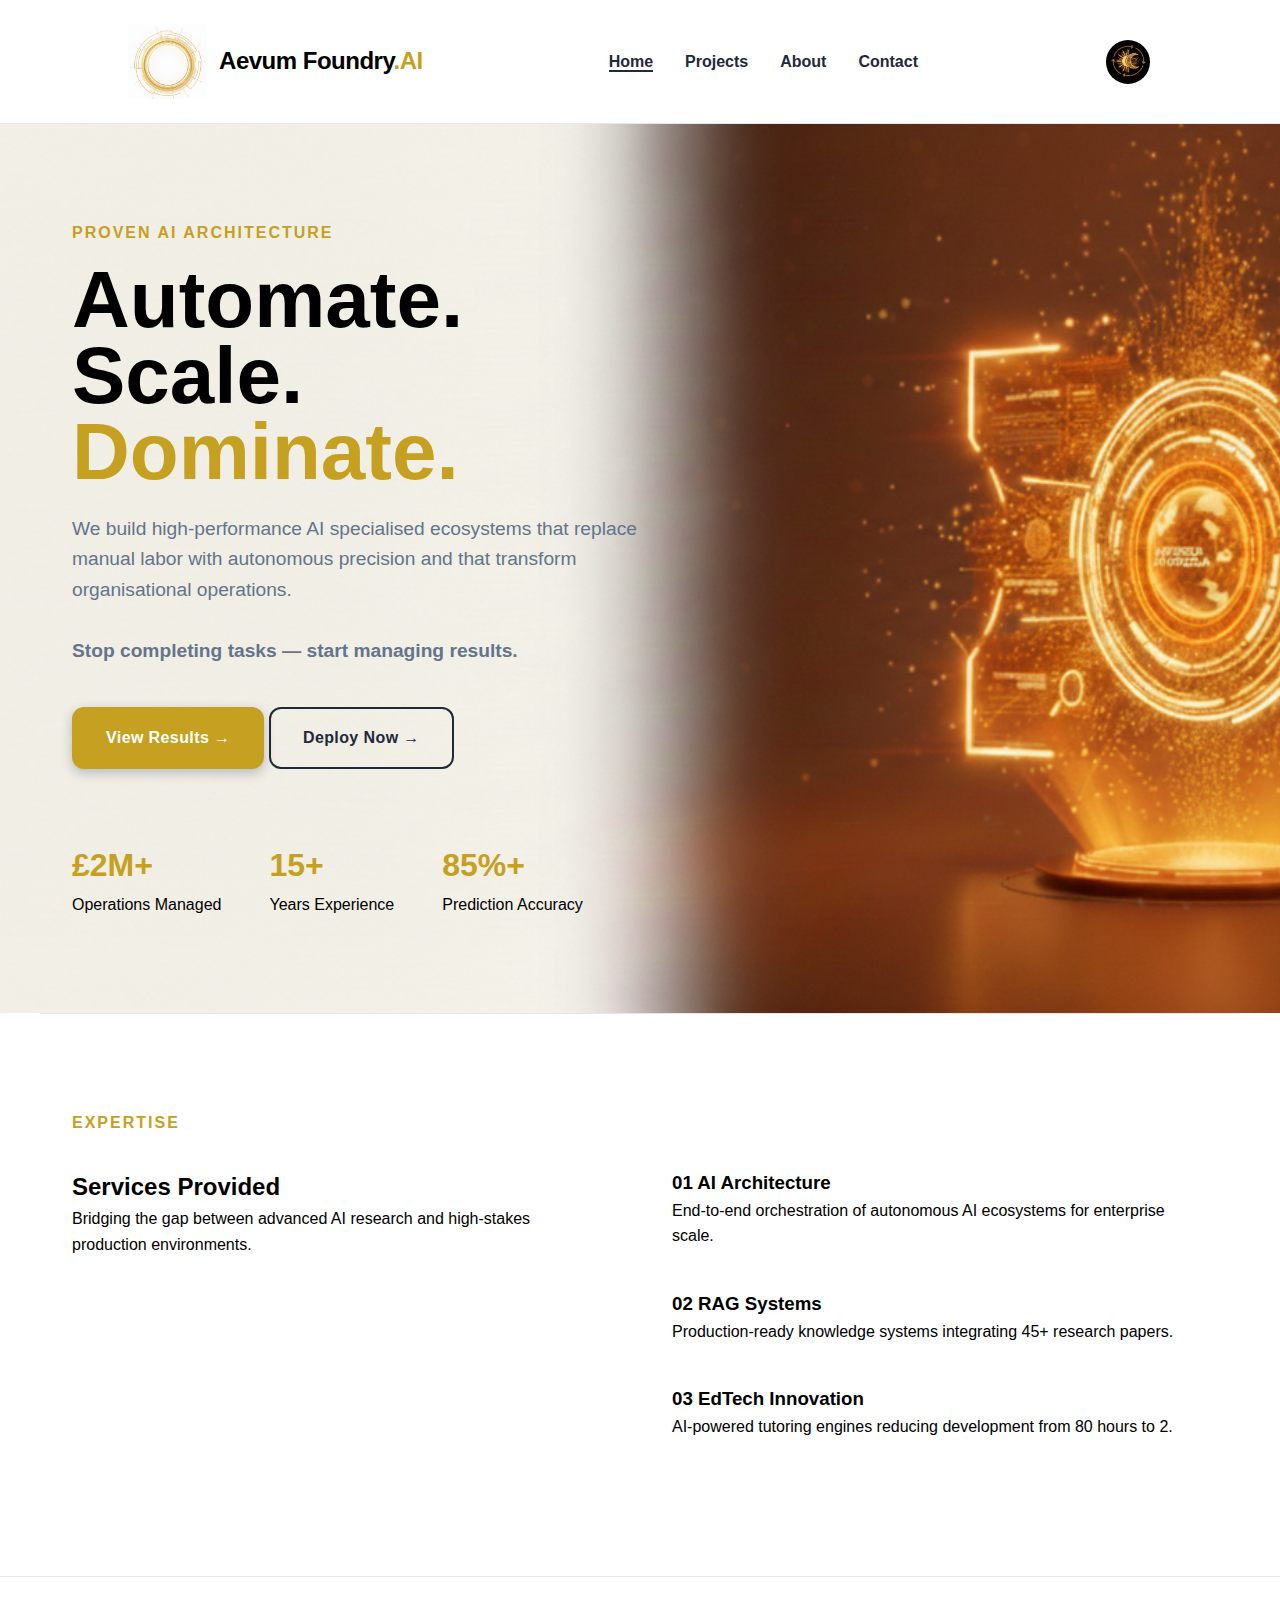
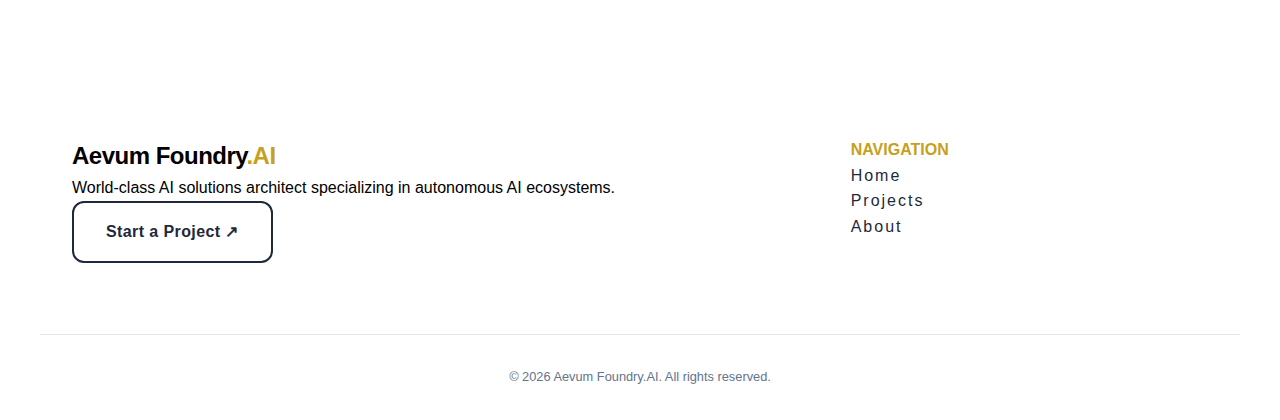
<file: My work/W02 - Multi-page Responsive Website/index.html>
<!DOCTYPE html>
<html lang="en" data-theme="light">
<head>
    <meta charset="UTF-8">
    <meta name="viewport" content="width=device-width, initial-scale=1.0">
    <title>Aevum Foundry.AI | AI Autonomous Solutions & Systems</title>
    <link rel="stylesheet" href="styles.css">
</head>
<body>
<input type="checkbox" id="theme-trigger">
<div class="site-wrapper">
    <nav>
       <div class="logo-container">
                <img src="logo-image-light-mode.png" class="logo-img light-only">
                <img src="logo-image-dark-mode.png" class="logo-img dark-only">
                <div class="logo">Aevum Foundry<span>.AI</span></div>
            </div>

        <ul class="nav-links">
    <li><a href="index.html" class="active"><b>Home</b></a></li>
    <li><a href="portfolio.html"><b>Projects</b></a></li>
<li><a href="about.html"><b>About</b></a></li>
    <li><a href="contact.html"><b>Contact</b></a></li>
</ul>
<label for="theme-trigger" class="mode-toggle">
    <img src="symbol-light-mode.png" class="mode-icon light-only">
    <img src="symbol-dark-mode.png" class="mode-icon dark-only">
</label>
    </nav>


    <header class="hero">
        <div class="container hero-wrapper ">
            <div class="hero-content">
                <p class="overline">PROVEN AI ARCHITECTURE</p>
                <h1 style="color:var(--logo);">Automate. <br>Scale. <br><span style="color:var(--primary-gold);">Dominate.</span></h1>
                <p class="hero-subtext">We build high-performance AI specialised ecosystems that replace manual labor with autonomous precision and that transform organisational operations. <br><br><b>Stop completing tasks — start managing results.</b>
</p>
                <div class="hero-btns">
                    <a href="portfolio.html" class="btn btn-primary">View Results →</a>
                    <a href="contact.html" class="btn btn-outline">Deploy Now →</a>
                </div>
                
                <div class="stats-grid">
                    <div class="stat-item"><h2>£2M+</h2><p style="color:var(--logo);">Operations Managed</p></div>
                    <div class="stat-item"><h2>15+</h2><p style="color:var(--logo);">Years Experience</p></div>
                    <div class="stat-item"><h2>85%+</h2><p style="color:var(--logo);">Prediction Accuracy</p></div>
                </div>
            </div>
        </div>
    </header>

    <section class="container expertise" style="background-color:var(--bg-body);">
        <p class="overline">EXPERTISE</p>
        <div class="expertise-grid" style="background-color:var(--bg-body);">
            <div style="color:var(--logo);background-color:var(--bg-body);">
                <h2 class="section-title">Services Provided</h2>
                <p>Bridging the gap between advanced AI research and high-stakes production environments.</p>
            </div>
            <div class="services-list" style="color:var(--logo);background-color:var(--bg-body);">
                <div class="service-item">
                    <h3>01 AI Architecture</h3>
                    <p>End-to-end orchestration of autonomous AI ecosystems for enterprise scale.</p>
                </div>
                <div class="service-item" style="color:var(--logo);background-color:var(--bg-body);">
                    <h3>02 RAG Systems</h3>
                    <p>Production-ready knowledge systems integrating 45+ research papers.</p>
                </div>
                <div class="service-item" style="color:var(--logo);background-color:var(--bg-body);">
                    <h3>03 EdTech Innovation</h3>
                    <p>AI-powered tutoring engines reducing development from 80 hours to 2.</p>
                </div>
            </div>
        </div>
    </section>

    <footer>
        <div class="container footer-grid">
            <div class="footer-logo-desc">
                <div class="logo">Aevum Foundry<span>.AI</span></div>
                <p style="color:var(--logo);">World-class AI solutions architect specializing in autonomous AI ecosystems.</p>
                <a href="contact.html" class="btn btn-outline">Start a Project ↗</a>
            </div>
            <div class="footer-links">
                <h4 style="color:var(--primary-gold);">NAVIGATION</h4>
                <ul class="nav-links-footer">
                    <li><a href="index.html" class="overline">Home</a></li>
                    <li><a href="portfolio.html" class="overline">Projects</a></li>
                    <li><a href="about.html" class="overline">About</a></li>
                </ul>
            </div>
        </div>
        <div class="container footer-bottom">
            <p>© 2026 Aevum Foundry.AI. All rights reserved.</p>
        </div>
    </footer>

  
</div>
</body>
</html>
</file>
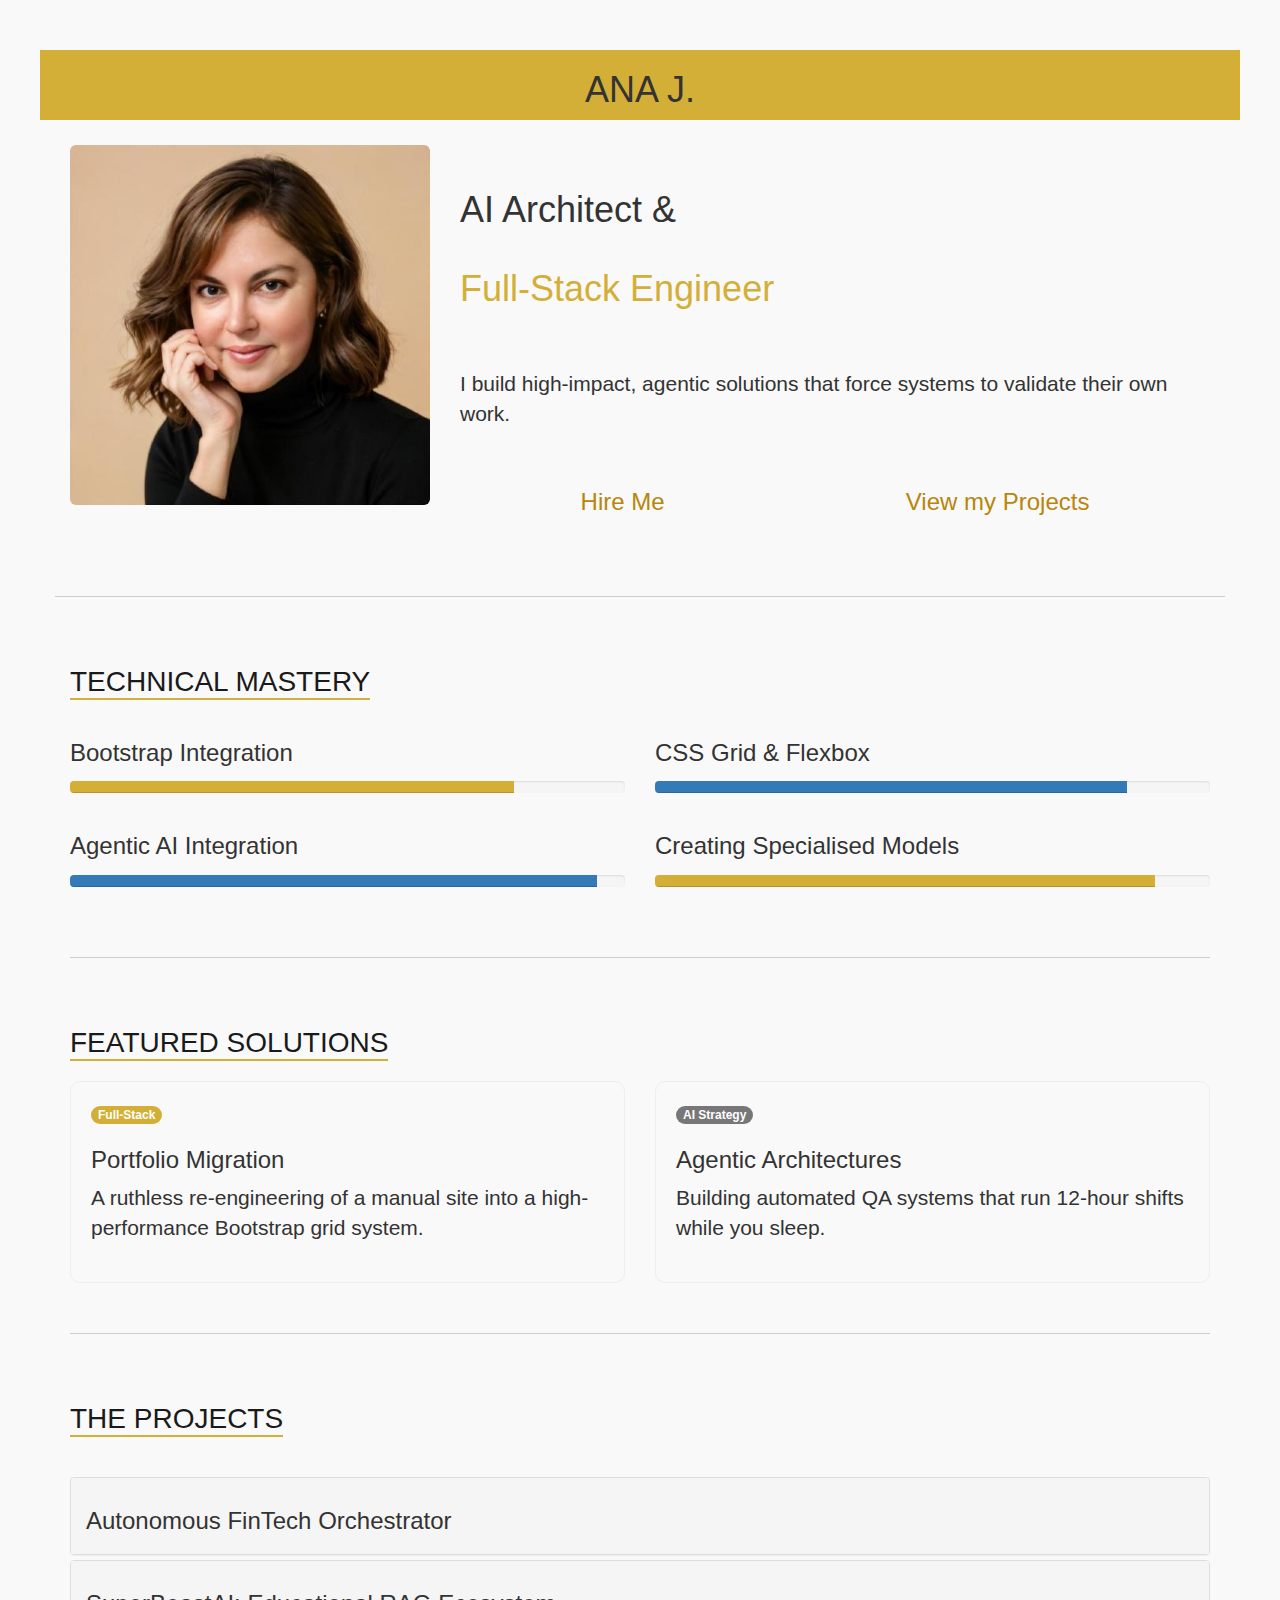
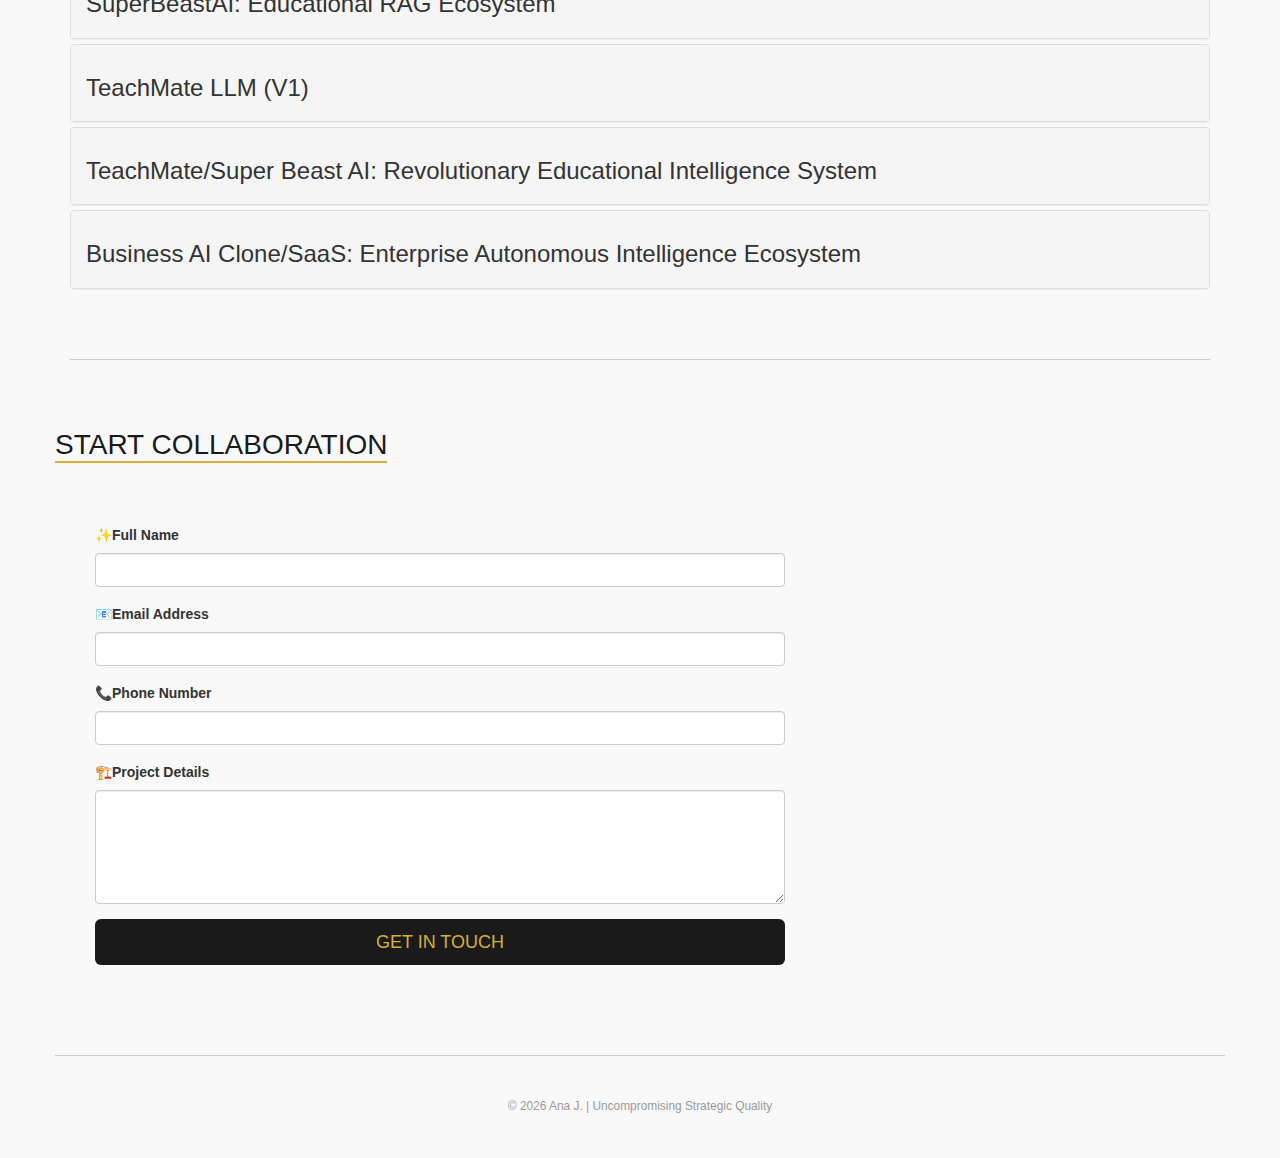
<file: My work/W03 - Portfolio with Bootstrap/index.html>
<!DOCTYPE html>
<html lang="en">
<head>
    <meta charset="UTF-8">
    <meta name="viewport" content="width=device-width, initial-scale=1.0">
<meta name="description" content="Portfolio of Ana J. - Full-Stack Developer & AI Engineer specializing in EdTech solutions.">
     <link rel="stylesheet" href="https://maxcdn.bootstrapcdn.com/bootstrap/3.4.1/css/bootstrap.min.css">
  <script src="https://ajax.googleapis.com/ajax/libs/jquery/3.7.1/jquery.min.js"></script>
  <script src="https://maxcdn.bootstrapcdn.com/bootstrap/3.4.1/js/bootstrap.min.js"></script>
    <title>Ana J. | AI Architect & Full-Stack Developer</title>
<link rel="stylesheet" href="reset.css">
    <link rel="stylesheet" href="style.css">
</head>
<body>

    <main class="container shadow rounded bg-white">

        

        <section class="row align-items-center p-5 g-5" id="about">
	<div class="row align-items-center bg-gold p-5 g-5 shadow rounded">
	<h1 class="col-lg-12 me-md-4 display-4 fw-bold text-center text-white">ANA J.</h1><br></div>
<br>
            <div class="col-lg-4 text-center">
                <img src="photo.jpg" alt="Ana J." class="img-rounded border border-5 border-light shadow-lg w-50">
            </div>
            <div class="col-lg-8"><br>
                <h1 class="display-4 fw-bold text-dark">AI Architect & <br><br><span class="text-gold">Full-Stack Engineer</span></h1><br><br>
                <p class="lead text-secondary mt-3">I build high-impact, agentic solutions that force systems to validate their own work.</p>
                <div class="mt-4">
                   

<ul class="nav nav-pills nav-justified">
  <li class="btn btn-gold btn-lg w-100 fw-bold mt-3"><a data-toggle="pill" href="#contact"><h3>Hire Me</h3></a></li>
  <li class="btn btn-gold btn-lg w-100 fw-bold mt-3"><a data-toggle="pill" href="#projects"><h3>View my Projects</h3></a></li>
</ul>



                </div>
            </div>
        </section>






        <section class="bg-light p-5" id="skills">
            <h2 class="text-center mb-5 fw-bold text-uppercase">Technical Mastery</h2>
            <div class="row">
                <div class="col-md-6 mb-4">
                    <label class="fw-bold mb-2"><h3>Bootstrap Integration</h3></label>
                    <div class="progress" style="height: 12px;">
                        <div class="progress-bar bg-gold" style="width: 80%"></div>
                    </div>
                </div>
                <div class="col-md-6 mb-4">
                    <label class="fw-bold mb-2"><h3>CSS Grid & Flexbox</h3></label>
                    <div class="progress" style="height: 12px;">
                        <div class="progress-bar bg-dark" style="width: 85%"></div>
                    </div>
                </div>
            </div>


	<div class="row">
                <div class="col-md-6 mb-4">
                    <label class="fw-bold mb-2"><h3>Agentic AI Integration</h3></label>
                    <div class="progress" style="height: 12px;">
                        <div class="progress-bar bg-dark" style="width: 95%"></div>
                    </div>
                </div>
                <div class="col-md-6 mb-4">
                    <label class="fw-bold mb-2"><h3>Creating Specialised Models</h3></label>
                    <div class="progress" style="height: 12px;">
                        <div class="progress-bar bg-gold" style="width: 90%"></div>
                    </div>
                </div>
            </div>

        </section>

        <section class="p-5" id="projects">
            <h2 class="text-center mb-5 fw-bold">FEATURED SOLUTIONS</h2>
            <div class="row g-4">
                <div class="col-md-6">
                    <div class="card h-100 border-0 shadow-sm project-card">
                        <div class="card-body p-4">
                            <span class="badge bg-gold text-dark mb-2">Full-Stack</span>
                            <h3 class="card-title fw-bold">Portfolio Migration</h3>
                            <p class="lead text-secondary mt-3">A ruthless re-engineering of a manual site into a high-performance Bootstrap grid system.</p>
                        </div>
                    </div>
                </div>
                <div class="col-md-6">
                    <div class="card h-100 border-0 shadow-sm project-card">
                        <div class="card-body p-4">
                            <span class="badge bg-dark mb-2">AI Strategy</span>
                            <h3 class="card-title fw-bold">Agentic Architectures</h3>
                            <p class="lead text-secondary mt-3">Building automated QA systems that run 12-hour shifts while you sleep.</p>
                        </div>
                    </div>
                </div>
            </div>
        </section>





        <section class="bg-light p-5">
            <h2 class="text-center mb-5 fw-bold">THE PROJECTS</h2>


<p class="lead text-secondary mt-3">
  
  
  <div class="panel-group" id="accordion">

 
    <div class="panel panel-default">
      <div class="panel-heading">
        <h4 class="panel-title">
          <a data-toggle="collapse" data-parent="#accordion" href="#collapse1"><h3>Autonomous FinTech Orchestrator</h3></a>
        </h4>
      </div>
      <div id="collapse1" class="panel-collapse collapse">
        <div class="panel-body"><p class="lead text-secondary mt-3"><strong>The Objective:</strong> High-precision algorithmic trading with ultra-conservative risk management.</p>
                <p class="lead text-secondary mt-3">
		<a class="lead text-secondary" href="https://app.presentations.ai/view/gI8aEJ8XGM">Technical WhitePaper >></a></p>
                <ul class="lead text-secondary mt-3">
                    <li>85%+ Prediction Accuracy</li>
                    <li><2% Max Drawdown</li>
                    <li>Real-time Agentic Decisioning</li>
                </ul>
                <span class="lead text-secondary mt-3">
                    <p><em>*Codebase restricted due to proprietary financial logic.</em></p></span>
</div>
      </div>
    </div>
    
    
    
    <div class="panel panel-default">
      <div class="panel-heading">
        <h4 class="panel-title">
          <a data-toggle="collapse" data-parent="#accordion" href="#collapse2"><h3>SuperBeastAI: Educational RAG Ecosystem</h3></a>
        </h4>
      </div>
      <div id="collapse2" class="panel-collapse collapse">
        
<div class="panel-body"><p class="lead text-secondary mt-3"><strong>The Objective:</strong> Solve the "Hallucination Problem" in EdTech by grounding LLMs in verified research.</p>
                <p class="lead text-secondary mt-3">
		<a class="lead text-secondary" href="https://app.presentations.ai/view/GZq9sbD5RW">Technical WhitePaper >></a></p>
                <ul class="lead text-secondary mt-3">
                    <li>RAG Architecture</li>
                    <li>205k+ Knowledge Chunks</li>
                    <li>45+ Research Papers Integrated</li>
                </ul>
                <span class="lead text-secondary mt-3">
                    <p><strong>Impact:</strong> 97.5% reduction in content creation time.</p></span>
</div>
      </div>
    </div>


    
       <div class="panel panel-default">
      <div class="panel-heading">
        <h4 class="panel-title">
          <a data-toggle="collapse" data-parent="#accordion" href="#collapse3"><h3>TeachMate LLM (V1)</h3></a>
        </h4>
      </div>
      <div id="collapse3" class="panel-collapse collapse">
        
<div class="panel-body"><p class="lead text-secondary mt-3"><strong>The Objective:</strong> Automated course creation engine for SWCyber Nexus CIC.</p>
                <p class="lead text-secondary mt-3">
		<a class="lead text-secondary" href="https://app.presentations.ai/view/y6f3XntzLz">Technical WhitePaper >></a></p>
                <ul class="lead text-secondary mt-3">
                    <li>OpenAI GPT-4 / Whisper API</li>
                    <li>Video Transcription Pipeline</li>
                    <li>WCAG 2.2 Compliance</li>

                </ul>
                <span class="lead text-secondary mt-3">
                    <p><strong>Impact:</strong> 80 hours reduced to 2 hours per module.</p></span>
</div>
      </div>
    </div>
    
    



   
       <div class="panel panel-default">
      <div class="panel-heading">
        <h4 class="panel-title">
          <a data-toggle="collapse" data-parent="#accordion" href="#collapse4"><h3>TeachMate/Super Beast AI: Revolutionary Educational Intelligence System</h3></a>
        </h4>
      </div>
      <div id="collapse4" class="panel-collapse collapse">
        
<div class="panel-body"><p class="lead text-secondary mt-3"><strong>The Objective:</strong> Build the most advanced educational AI ever created, integrating 45+ cutting-edge research papers to revolutionize personalized learning through subject-specialized AI agents and curriculum-aligned instruction.</p>
                <p class="lead text-secondary mt-3">
		<a class="lead text-secondary" href="https://app.presentations.ai/view/93jcqoXWAv">Technical WhitePaper >></a></p>
                <ul class="lead text-secondary mt-3">
                    <li>Multi-Subject AI Architecture in 3 Phases of the UK National Curriculum and Adaptive Teaching</li>
                    <li>Educational AI Dashboard and Teaching-Based Learning Paradigm</li>
                    <li>205k+ Educational Knowledge Chunks</li>
<li>45+ Research Papers Integrated (2021-2026)</li>
                </ul>
                <span class="lead text-secondary mt-3">
                    <p><strong>Impact:</strong> 95%+ curriculum accuracy, <1% hallucination rate, enabling scalable, personalized education worldwide.</p></span>
</div>
      </div>
    </div>





       <div class="panel panel-default">
      <div class="panel-heading">
        <h4 class="panel-title">
          <a data-toggle="collapse" data-parent="#accordion" href="#collapse5"><h3>Business AI Clone/SaaS: Enterprise Autonomous Intelligence Ecosystem</h3></a>
        </h4>
      </div>
      <div id="collapse5" class="panel-collapse collapse">
        
<div class="panel-body"><p class="lead text-secondary mt-3"><strong>The Objective:</strong> Transform business operations into an AI-augmented enterprise where intelligent agents handle all routine tasks, strategic decision-making, and operational excellence across every department.</p>
                <p class="lead text-secondary mt-3">
		<a class="lead text-secondary" href="https://app.presentations.ai/view/Q4j6e4Jrm5">Technical WhitePaper >></a></p>
                <ul class="lead text-secondary mt-3">
                     <li>Multi-Department AI Architecture: 6 Specialized Departments (Sales, Marketing, Finance, Customer Support, Operations, Multimedia)</li>
                    <li>Real-Time Market Intelligence: 30+ Integrated Lead Generation Tools</li>
                    <li>2025 Advanced AI Innovations (KnOTS, M³, FW-Merging, Layerwise Fusion)</li>
		    <li>Advanced CEO Business AI Dashboard: 70-85% autonomy across business operations, enabling focus on high-level strategy and innovation.</li>

                </ul>
                <span class="lead text-secondary mt-3">
                    <p><em>*Codebase restricted due to proprietary overall business logic.</em></p>
</span>
</div>
      </div>
    </div>


     



    
    
  </div> 

        </section>

        <section class="p-5 row align-items-center" id="contact">
            <div class="row align-items-center">
                <div class="col-lg-8">
                    <div class="bg-dark text-white p-5 rounded shadow">
                        <h2 class="text-center mb-5 fw-bold">START COLLABORATION</h2>
                        <form action="mailto:anacstjardim@gmail.com" method="POST">
                            <div class="mb-3">
                                <label class="form-label">✨Full Name</label>
                                <input type="text" class="form-control form-control-lg" name="name" id="name" required>
                            </div>
                            <div class="mb-3">
                                <label class="form-label">📧Email Address</label>
                                <input type="email" class="form-control form-control-lg" name="email" id="email" required>
                            </div>
                            <div class="mb-3">
                                <label class="form-label">📞Phone Number</label>
                                <input type="tel" class="form-control form-control-lg" name="phone" id="phone" required>
                            </div>

                            <div class="mb-3">
                                <label class="form-label">🏗️Project Details</label>
				<textarea name="message" id="message" rows="5" class="form-control form-control-lg" required></textarea>

                            </div>
                            <button type="submit" class="btn btn-gold btn-lg w-100 fw-bold mt-3">GET IN TOUCH</button>
                        </form>


                    </div>
                </div>
            </div>
        </section>
    </main>

    <footer class="text-center py-4 text-secondary small">
        &copy; 2026 Ana J. | Uncompromising Strategic Quality
    </footer>

</body>
</html>
</file>
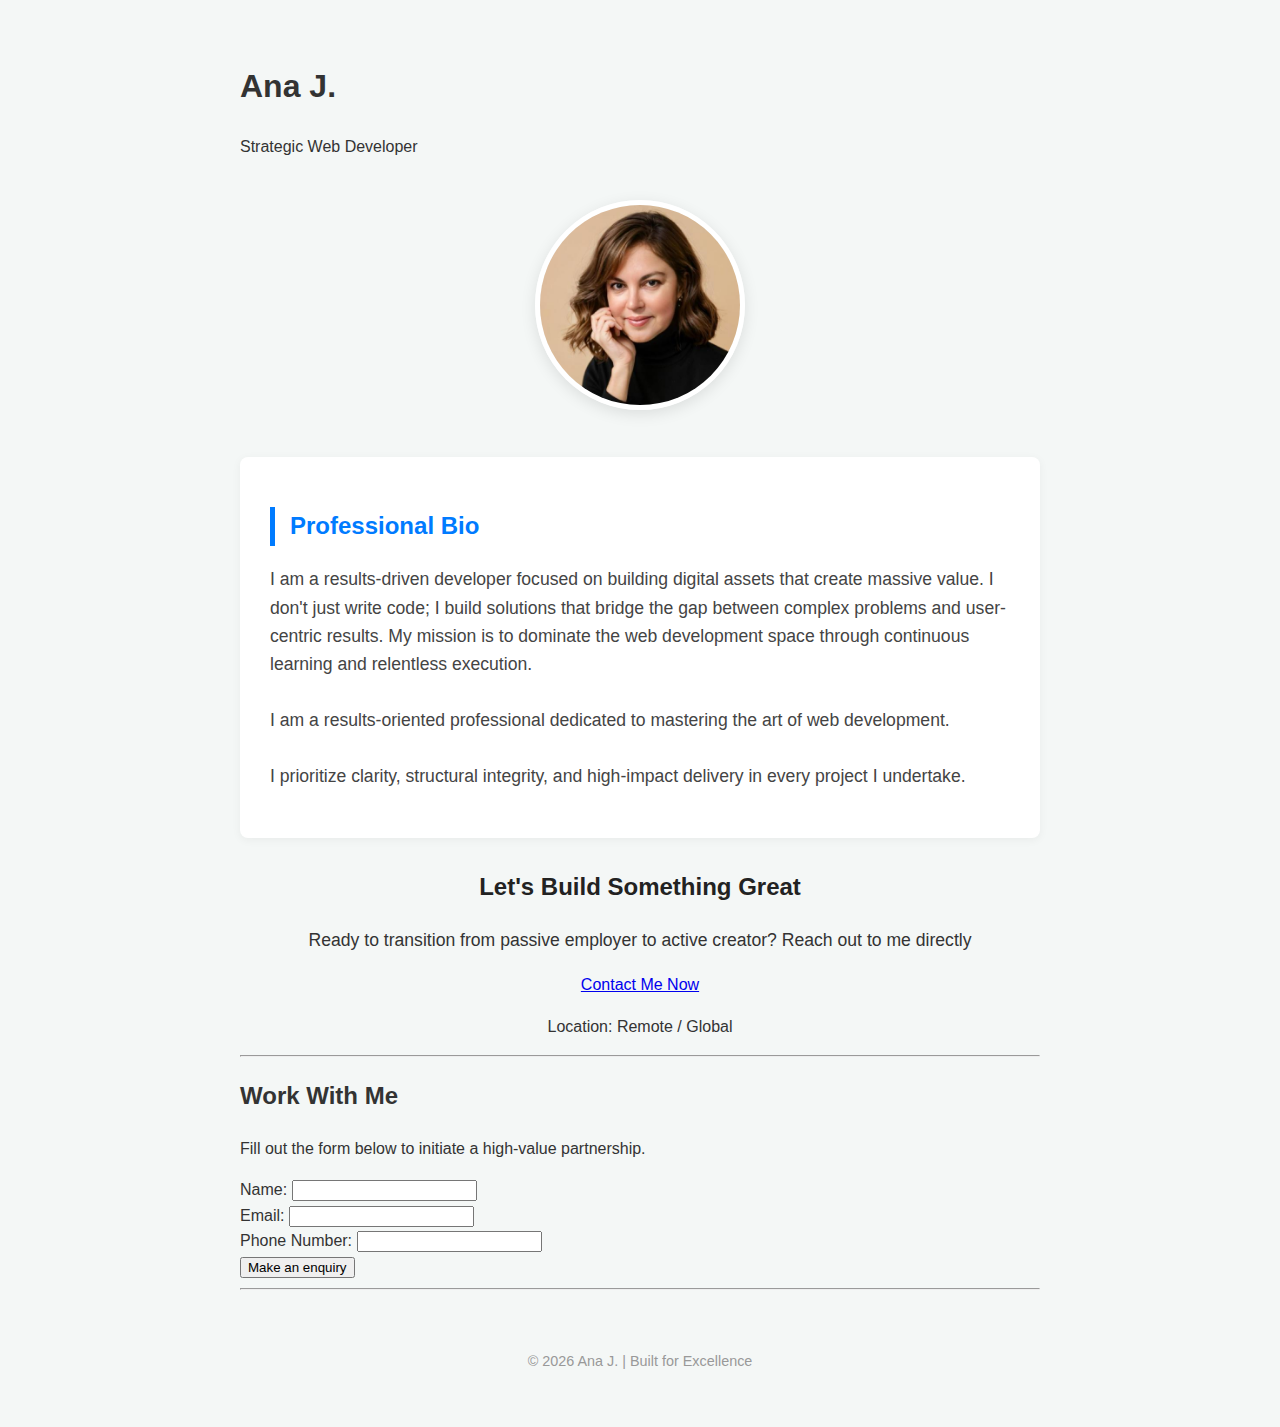
<file: My work/week-1/index.html>
<!DOCTYPE html>
<html lang="en">
<head>
    <meta charset="UTF-8">
    <meta name="viewport" content="width=device-width, initial-scale=1.0">
    <title>Ana J. | CV & Professional Portfolio | High-Impact Web Frontend Developer</title>

</head>

<!--# Create Your First Web Page

## Challenge

Your challenge is to create a simple portfolio web page that includes your name, contact details, a short bio, a hyperlink to your email address, and a picture of yourself. This exercise will help you get familiar with the basics of web development, including HTML markup tags and attributes.

## Key Learnings

By completing this exercise, you will learn:

- The basic structure of an HTML document.
- How to use HTML tags to create and organize content on a web page.
- The purpose and usage of common HTML attributes.
- How to include images and hyperlinks in your web page.

## User Story

As a new web developer, I want to create a simple portfolio page that includes my name, contact information, a brief bio, and a picture of myself so that I can share my contact details and introduce myself online.
-->

<body style="font-family: 'Segoe UI', Tahoma, Geneva, Verdana, sans-serif; line-height: 1.6; color: #333; max-width: 800px; margin: 0 auto; padding: 40px; background-color: #f4f7f6;">

<header>
        <h1>Ana J.</h1>
        <p>Strategic Web Developer</p>
</header>

    <main>
        <div style="text-align: center; margin-top: 40px;">
            <img src="photo.jpg" alt="Professional portrait of Ana J." style="border-radius: 50%; border: 5px solid #fff; box-shadow: 0 4px 15px rgba(0,0,0,0.1); width: 200px; height: 200px; object-fit: cover;">
        </div>

        <div style="margin-top: 40px; background: #fff; padding: 30px; border-radius: 8px; box-shadow: 0 2px 10px rgba(0,0,0,0.05);">
            <h2 style="color: #007bff; border-left: 5px solid #007bff; padding-left: 15px;">Professional Bio</h2>
            <p style="font-size: 1.1rem; color: #444;">
                I am a results-driven developer focused on building digital assets that create massive value. I don't just write code; I build solutions that bridge the gap between complex problems and user-centric results. My mission is to dominate the web development space through continuous learning and relentless execution.
            <br><br>
            I am a results-oriented professional dedicated to mastering the art of web development. 
            <br><br>I prioritize clarity, structural integrity, and high-impact delivery in every project I undertake.
       
            </p>

        </div>
        <contact>
            <div style="margin-top: 30px; text-align: center;">
                <h2 style="color: #222;">Let's Build Something Great</h2>
          
            <p style="font-size: 1.1rem;">
                Ready to transition from passive employer to active creator? 
                Reach out to me directly
            </p>
            <p><a href="mailto:anacstjardim@gmail.com">Contact Me Now</a></p>
            <p>Location: Remote / Global</p>
            </div>


<!--# HTML Forms and Buttons

## Challenge

Your challenge is to add a contact form to your portfolio page. The form should allow users to enter their name, email address, and phone number. You will also need to include appropriate buttons for form submission.

## Key Learnings

By completing this exercise, you will:

- Understand the purpose and structure of HTML forms.
- Learn about different types of input fields, including text, email, and phone number fields.
- Gain knowledge on how to implement and style buttons for form submission and other actions.

## User Story

As a web developer, I want to include a contact form on my portfolio page so that potential clients or employers can easily reach out to me.

## Acceptance Criteria

- The contact form is integrated into your existing portfolio page.
- The form includes the following fields:
  - A text input field for the user's name, labeled "Name".
  - An email input field for the user's email address, labeled "Email".
  - A phone number input field, labeled "Phone Number".
- The form includes a submit button labeled "Submit".
- The form is properly structured using `<form>` and `<input>` elements in HTML.
- The submit button should be a `<button>` element or an `<input type="submit">`.
- The form should be visually aligned and styled consistently with the rest of your portfolio page.

## Steps to Complete

1. **Set Up Your HTML Form**:

   - Open the HTML file for your portfolio page.
   - Inside the `<body>` tag, create a new `<form>` element to contain your contact form.

2. **Add Input Fields**:

   - Inside the `<form>` element, add a `<label>` and an `<input>` element for the user's name. Use `type="text"` for the input field.
   - Add another `<label>` and `<input>` element for the user's email. Use `type="email"` for the input field.
   - Add a `<label>` and `<input>` element for the phone number. Use `type="tel"` for the input field.

3. **Add a Submit Button**:

   - Below the input fields, add a `<button>` element or an `<input type="submit">` to serve as the submit button.
   - Label the button "Submit".

4. **Style the Form**:

   - Use CSS to style the form and its elements so that it blends well with your portfolio page design.
   - Ensure that the form is user-friendly and accessible.

5. **Test the Form**:
   - Open your portfolio page in a browser.
   - Test the form by entering sample data and clicking the submit button (even though the form won’t submit anywhere without a backend, you should ensure that the fields behave as expected).

## Additional Resources

- [MDN Web Docs: HTML Forms](https://developer.mozilla.org/en-US/docs/Learn/Forms)
- [Introduction to HTML Forms](https://www.w3schools.com/html/html_forms.asp)
- [Styling HTML Forms with CSS](https://css-tricks.com/almanac/selectors/a/attribute/)

----->

<hr>
        <h2>Work With Me</h2>
        <p>Fill out the form below to initiate a high-value partnership.</p>

        <form action="submit.php" method="POST">
            
            <label for="name">Name:</label>
            <input type="text" name="name" id="name">
            <br>

            <label for="email">Email:</label>
            <input type="email" name="email" id="email">
            <br>
            <label for="phone">Phone Number:</label>
            <input type="tel" name="phone" id="phone">
            <br>
            <button type="submit">Make an enquiry</button><br>
        </form>
        </contact>
    </main>

    </div>

    <hr>


    <footer style="margin-top: 60px; text-align: center; font-size: 0.9rem; color: #999;">
        <p>&copy; 2026 Ana J. | Built for Excellence</p>
    </footer>
 
</body>
</html>
</file>
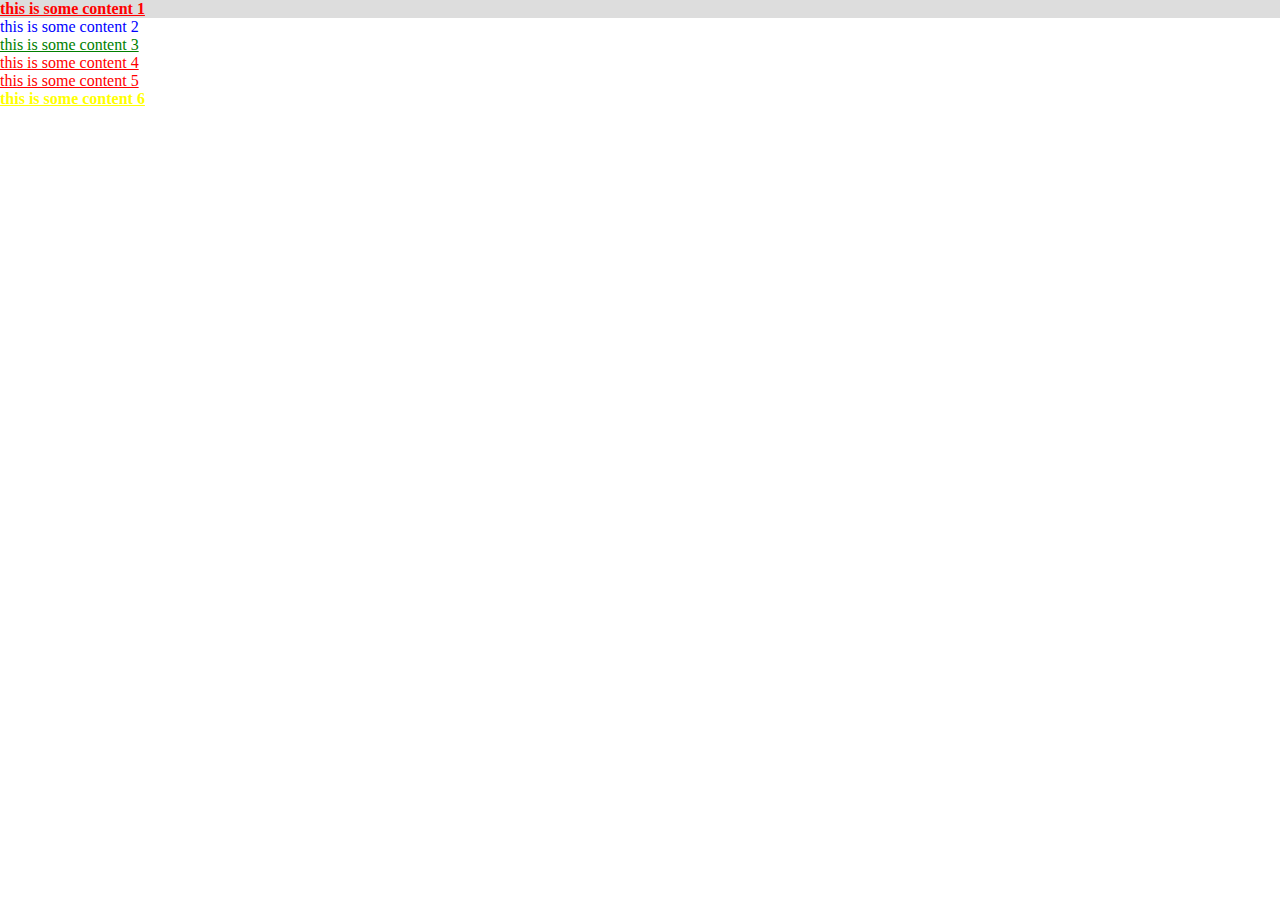
<file: week 1/W1-S3-introducing-css/6_CSSSelectors/example/index.htm>
<!DOCTYPE html>
<html lang="en">
<head>
    <meta charset="UTF-8">
    <meta name="viewport" content="width=device-width, initial-scale=1.0">
    <title>Test Page</title>
    <link rel="stylesheet" href="./assets/style/style.css">
</head>
<body>
    <style>
        h1 {
            color: red;
        }
        p {
            color: blue;
        }
    </style>
    <p class="heading1 bold" style="background-color: #dddddd;" >this is some content 1</p>
    <p>this is some content 2</p>
    <p class="heading3">this is some content 3</p>
    <p class="heading1">this is some content 4</p>
    <p class="heading1">this is some content 5</p>
    <p id="title" class="bold">this is some content 6</p>
    
</body>
</html>
</file>
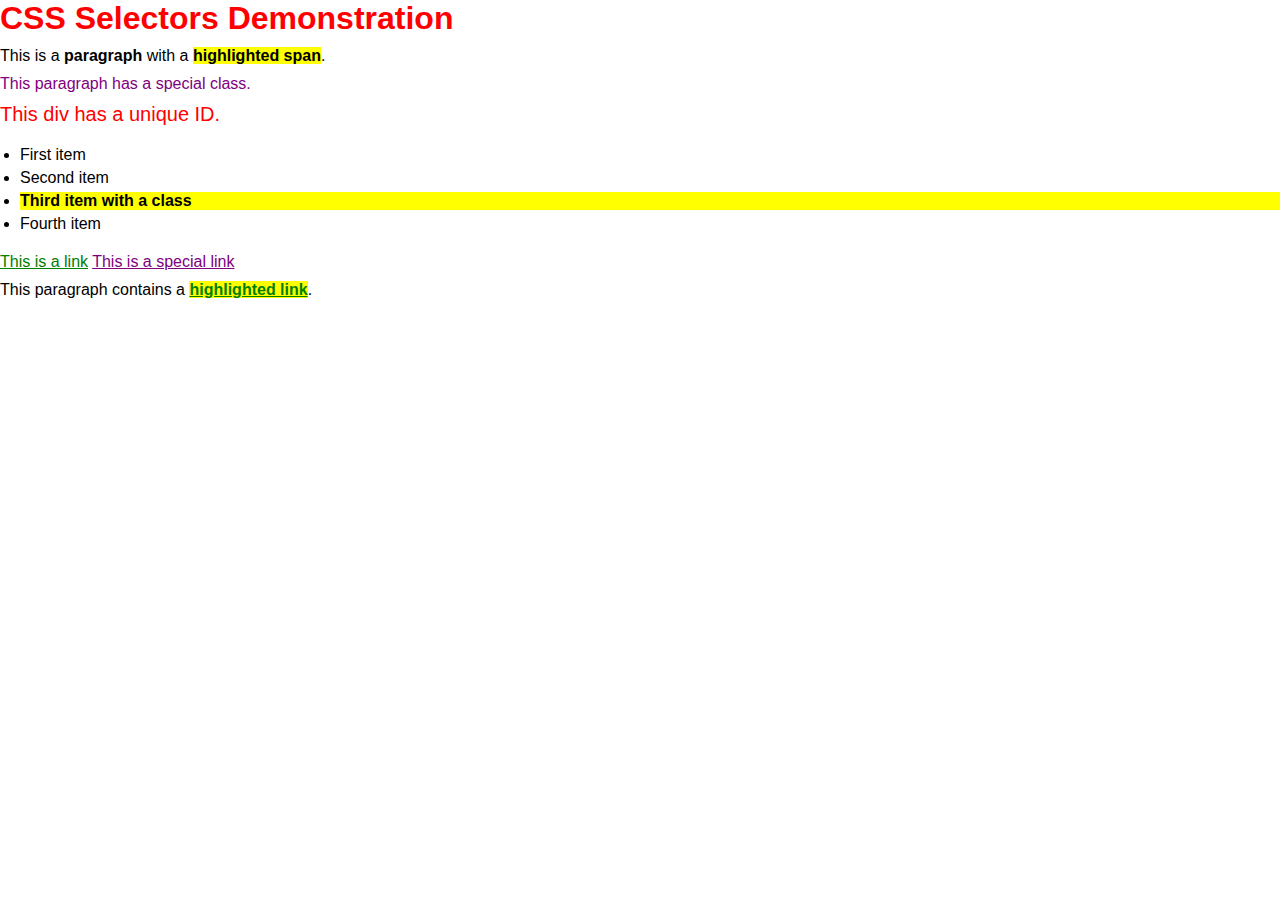
<file: week 1/W1-S3-introducing-css/6_CSSSelectors/exercise/index.htm>
<!DOCTYPE html>
<html lang="en">

<head>
    <meta charset="UTF-8">
    <meta name="viewport" content="width=device-width, initial-scale=1.0">
    <title>CSS Selectors Example</title>
    <link rel="stylesheet" href="style.css">
</head>

<body>
    <h1 class="new">CSS Selectors Demonstration</h1>

    <p>This is a <strong>paragraph</strong> with a <span class="highlight">highlighted span</span>.</p>

    <p class="special">This paragraph has a special class.</p>

    <div id="uniqueDiv">This div has a unique ID.</div>

    <ul>
        <li>First item</li>
        <li>Second item</li>
        <li class="highlight">Third item with a class</li>
        <li>Fourth item</li>
    </ul>

    <a href="#">This is a link</a>

    <a href="#" class="special">This is a special link</a>

    <p>This paragraph contains a <a href="#" class="highlight">highlighted link</a>.</p>
</body>

</html>
</file>
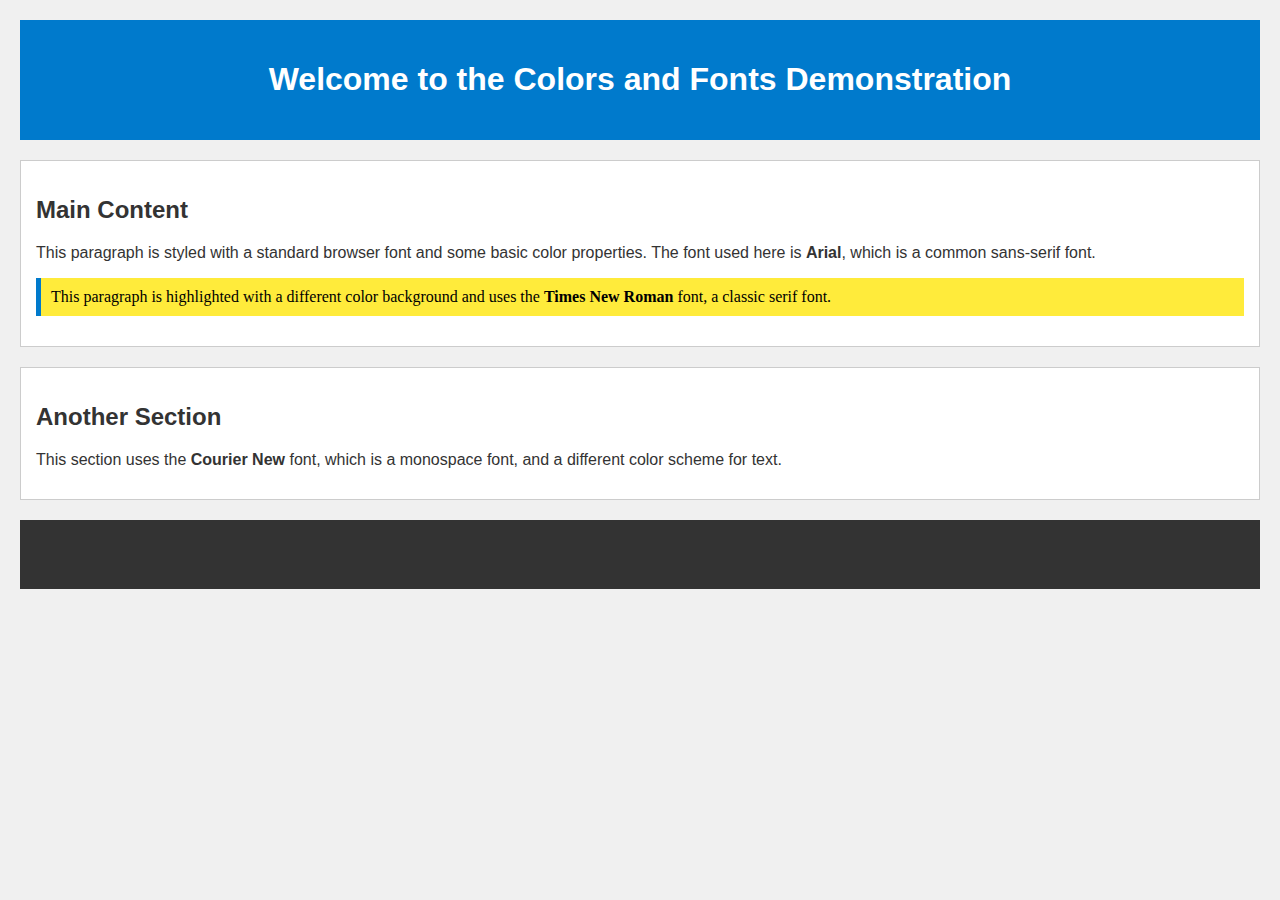
<file: week 1/W1-S3-introducing-css/7_ColorsAndFonts/example/index.htm>
<!DOCTYPE html>
<html lang="en">

<head>
    <meta charset="UTF-8">
    <meta name="viewport" content="width=device-width, initial-scale=1.0">
    <title>Colors and Fonts Example</title>
    <link rel="stylesheet" href="style.css">
</head>

<body>
    <header>
        <h1>Welcome to the Colors and Fonts Demonstration</h1>
    </header>

    <main>
        <section>
            <h2>Main Content</h2>
            <p>This paragraph is styled with a standard browser font and some basic color properties. The font used here
                is <strong>Arial</strong>, which is a common sans-serif font.</p>
            <p class="highlight red">This paragraph is highlighted with a different color background and uses the
                <strong>Times New Roman</strong> font, a classic serif font.</p>
        </section>

        <section>
            <h2>Another Section</h2>
            <p>This section uses the <strong>Courier New</strong> font, which is a monospace font, and a different color
                scheme for text.</p>
        </section>
    </main>

    <footer>
        <p>Footer text styled with <strong>Verdana</strong>, another common sans-serif font.</p>
    </footer>
</body>

</html>
</file>
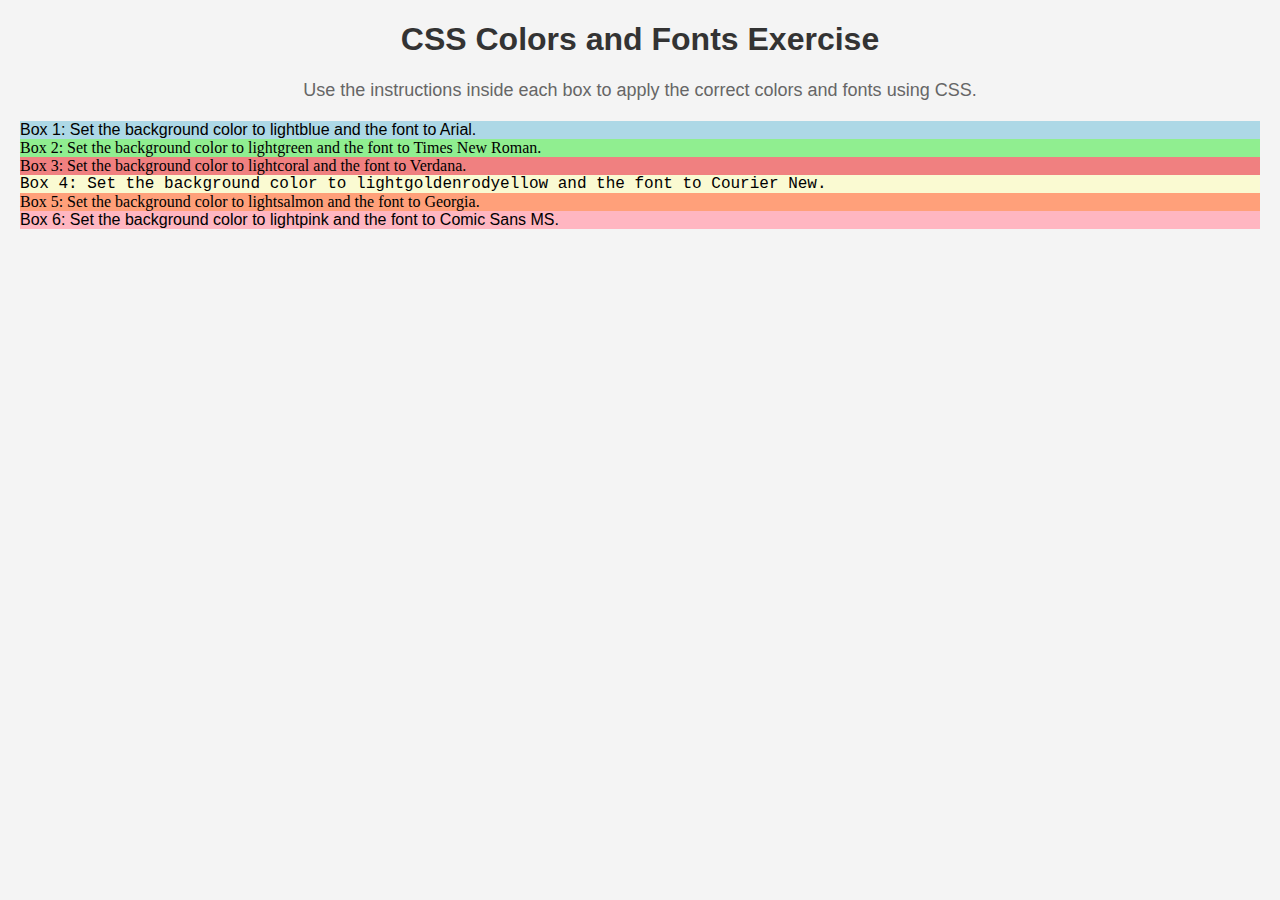
<file: week 1/W1-S3-introducing-css/7_ColorsAndFonts/exercise/index.htm>
<!DOCTYPE html>
<html lang="en">

<head>
    <meta charset="UTF-8">
    <meta name="viewport" content="width=device-width, initial-scale=1.0">
    <title>CSS Colors and Fonts Exercise</title>
    <link rel="stylesheet" href="style.css">
</head>

<body>
    <header>
        <h1>CSS Colors and Fonts Exercise</h1>
        <p>Use the instructions inside each box to apply the correct colors and fonts using CSS.</p>
    </header>

    <main>
        <section class="exercise-box" id="box-1">
            <p>Box 1: Set the background color to lightblue and the font to Arial.</p>
        </section>

        <section class="exercise-box box-2">
            <p>Box 2: Set the background color to lightgreen and the font to Times New Roman.</p>
        </section>

        <section class="exercise-box box-3">
            <p>Box 3: Set the background color to lightcoral and the font to Verdana.</p>
        </section>

        <section class="exercise-box">
            <p>Box 4: Set the background color to lightgoldenrodyellow and the font to Courier New.</p>
        </section>

        <section class="exercise-box box-5" >
            <p>Box 5: Set the background color to lightsalmon and the font to Georgia.</p>
        </section>

        <section class="exercise-box box-6">
            <p>Box 6: Set the background color to lightpink and the font to Comic Sans MS.</p>
        </section>
    </main>
</body>

</html>
</file>
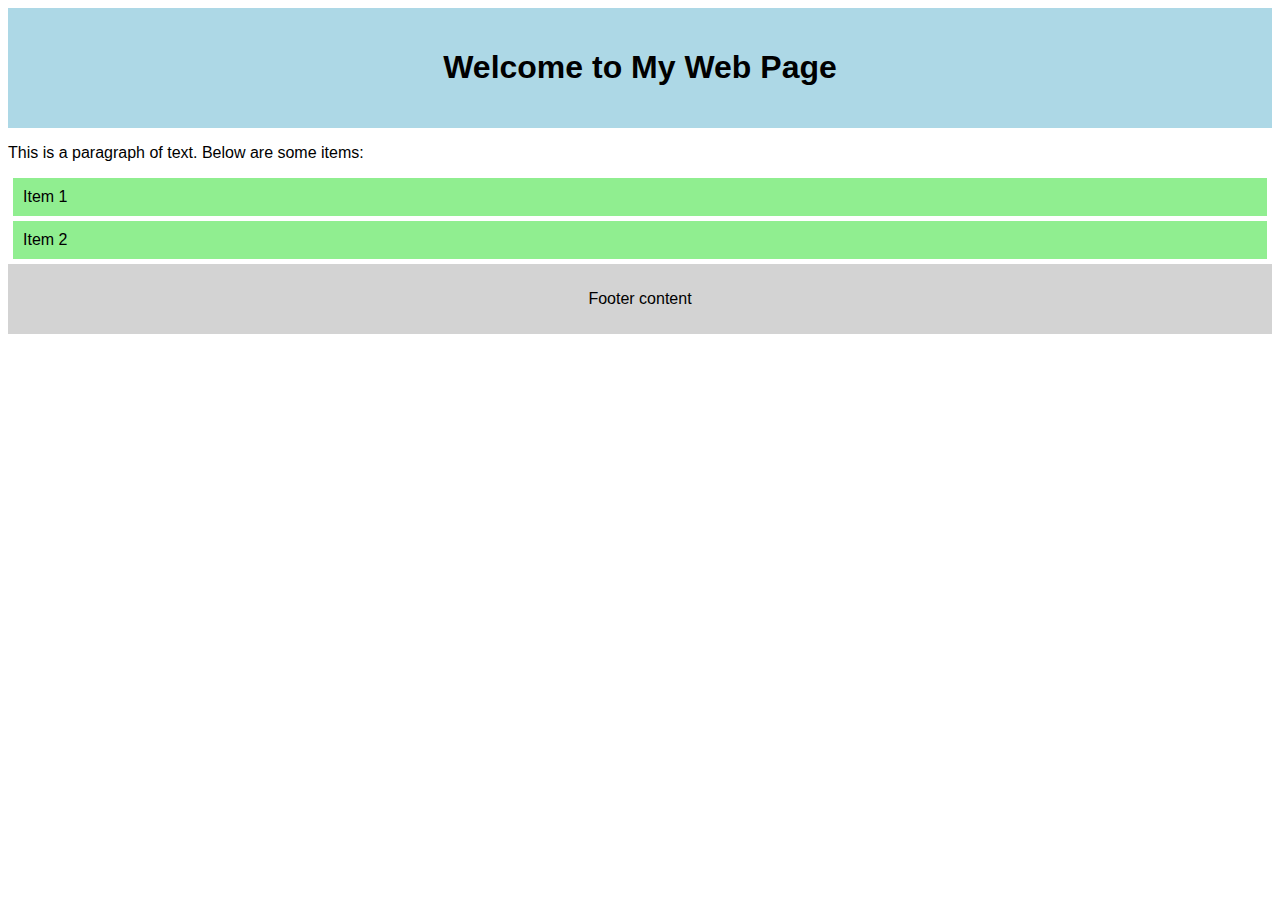
<file: week 1/W1-S3-introducing-css/8_DisplayModes/exercise/index.htm>
<!DOCTYPE html>
<html lang="en">

<head>
    <meta charset="UTF-8">
    <meta name="viewport" content="width=device-width, initial-scale=1.0">
    <title>CSS Display Modes Exercise</title>
    <link rel="stylesheet" href="assets/css/style.css">
</head>

<body>

    <header>
        <h1>Welcome to My Web Page</h1>
    </header>

    <section>
        <p>This is a paragraph of text. Below are some items:</p>
        <div class="item">Item 1</div>
        <div class="item">Item 2</div>
    </section>

    <aside>
        <p class="hidden-text">This text is hidden and should be made visible.</p>
    </aside>

    <footer>
        <p>Footer content</p>
    </footer>

</body>

</html>
</file>
<file: My work/W02 - Multi-page Responsive Website/styles.css>
/* Hide the theme trigger checkbox */
#theme-trigger {
    display: none;
}


:root {
    /* Shared Variables */
    --primary-gold: #c5a021;
    --transition: all 0.4s cubic-bezier(0.16, 1, 0.3, 1);

  
    --accent-navy: #1e293b;        
    --accent-oxford-blue: #002447; 
    --accent-charcoal: #374151;    
    --accent-slate: #64748b;       
    --accent-warm-gray: #6b7280;   
    --accent-cool-gray: #94a3b8;   /

    /* Light Mode Palette*/
    --bg-body: #fafbfc;            
    --bg-nav: #ffffff;             
    --text-main: #1e293b;          
    --text-sub: #64748b;           
    --border-color: #e5e7eb;       
    --hero-bg: url('hero-image-light-mode.png');
    --bg-section: #f8fafc;         
    --bg-card: #ffffff;            
    --accent-bg-light: #f8fafc;    
    --accent-bg-warm: #fef7ed;    
    --accent-border: #e5e7eb;     
--logo:#000000;
}

/* Dark Mode Logic (Checkbox) */
#theme-trigger:checked ~ .site-wrapper {
    --bg-body: #0a0a0a;
    --bg-nav: #111111;
    --text-main: #f9f9f9;
    --text-sub: #bbbbbb;
    --border-color: #222222;
    --hero-bg: url('hero-image-dark-mode.png');
--logo:#ffffff;
    --accent-navy: #cbd5e1;        
    --accent-oxford-blue: #93c5fd; 
    --accent-charcoal: #d1d5db;    
    --accent-slate: #cbd5e1;       
    --accent-warm-gray: #9ca3af;   
    --accent-cool-gray: #cbd5e1;   
    --accent-bg-light: #1f2937;    
    --accent-bg-warm: #374151;    
    --accent-border: #4b5563;     
    --bg-section: #1a1a1a;         
    --bg-card: #2a2a2a;           
}

* {
    margin: 0;
    padding: 0;
    box-sizing: border-box;
    font-family: 'Inter', -apple-system, sans-serif;
}


.logo {
    font-size: 1.5rem;
    font-weight: 800;
    letter-spacing: -0.5px;
    color: var(--logo);
}

body {
    background-color: var(--bg-body);
    color: var(--text-main);
    line-height: 1.6;
    transition: background-color 0.3s ease, color 0.3s ease;
}

/* Theme Switching Logic for Images */
.light-only { display: block; }
.dark-only { display: none; }

/* Ensure the correct image displays based on theme */
[data-theme="dark"] .light-only { display: none; }
[data-theme="dark"] .dark-only { display: block; }

[data-theme="light"] .light-only { display: block; }
[data-theme="light"] .dark-only { display: none; }

/* Accent Color Utility Classes - Updated with user's preferred colors */
.accent-navy { color: var(--accent-navy); }
.accent-oxford-blue { color: var(--accent-oxford-blue); }
.accent-charcoal { color: var(--accent-charcoal); }
.accent-slate { color: var(--accent-slate); }
.accent-warm-gray { color: var(--accent-warm-gray); }
.accent-cool-gray { color: var(--accent-cool-gray); }

.bg-accent-light { background-color: var(--accent-bg-light); }
.bg-accent-warm { background-color: var(--accent-bg-warm); }
.border-accent { border-color: var(--accent-border); }

.accent-text-gradient {
    background: linear-gradient(135deg, var(--accent-navy) 0%, var(--accent-teal) 100%);
    -webkit-background-clip: text;
    -webkit-text-fill-color: transparent;
    background-clip: text;
}

/* Subtle accent backgrounds for cards and sections */
.accent-card {
    background: linear-gradient(135deg, var(--accent-bg-light) 0%, rgba(255, 255, 255, 0.8) 100%);
    border: 1px solid var(--accent-border);
    border-radius: 12px;
}

.accent-card-warm {
    background: linear-gradient(135deg, var(--accent-bg-warm) 0%, rgba(255, 255, 255, 0.9) 100%);
    border: 1px solid var(--accent-border);
    border-radius: 12px;
}

/* Accent hover effects */
.accent-hover:hover {
    background-color: var(--accent-bg-light);
    transition: background-color 0.3s ease;
}

.accent-text-hover:hover {
    color: var(--accent-teal);
    transition: color 0.3s ease;
}

/* Professional Material Design Inspired Form Styling */
.form-group {
    margin-bottom: 2rem;
    position: relative;
}

.form-group label {
    display: block;
    margin-bottom: 0.75rem;
    font-weight: 600;
    color: var(--accent-navy);
    font-size: 0.95rem;
    letter-spacing: 0.025em;
    transition: color 0.3s ease;
}

.form-group input,
.form-group select,
.form-group textarea {
    width: 100%;
    padding: 1.25rem 1.5rem;
    border: 2px solid var(--accent-border);
    border-radius: 12px;
    font-size: 1rem;
    background-color: var(--bg-card);
    color: var(--text-main);
    transition: all 0.3s cubic-bezier(0.4, 0, 0.2, 1);
    box-shadow: 0 2px 8px rgba(0, 0, 0, 0.04);
    font-family: inherit;
}

.form-group input:focus,
.form-group select:focus,
.form-group textarea:focus {
    outline: none;
    border-color: var(--accent-oxford-blue);
    box-shadow: 0 0 0 4px rgba(0, 36, 71, 0.12);
    transform: translateY(-1px);
}

.form-group input:hover,
.form-group select:hover,
.form-group textarea:hover {
    border-color: var(--accent-slate);
}

.form-group input::placeholder,
.form-group textarea::placeholder {
    color: var(--accent-warm-gray);
    opacity: 0.7;
}

/* Enhanced Select Styling */
.form-group select {
    cursor: pointer;
    background-image: url("data:image/svg+xml,%3csvg xmlns='http://www.w3.org/2000/svg' fill='none' viewBox='0 0 20 20'%3e%3cpath stroke='%236b7280' stroke-linecap='round' stroke-linejoin='round' stroke-width='1.5' d='m6 8 4 4 4-4'/%3e%3c/svg%3e");
    background-position: right 1rem center;
    background-repeat: no-repeat;
    background-size: 1rem;
    padding-right: 3rem;
    appearance: none;
}

/* Professional Checkbox Styling */
.checkbox-container {
    display: flex;
    align-items: flex-start;
    gap: 0.875rem;
    padding: 1.25rem;
    background: var(--bg-section);
    border: 2px solid var(--accent-border);
    border-radius: 12px;
    margin-bottom: 2rem;
    transition: all 0.3s ease;
}

.checkbox-container:hover {
    border-color: var(--accent-slate);
    background: rgba(100, 116, 139, 0.02);
}

.checkbox-container input[type="checkbox"] {
    width: 20px;
    height: 20px;
    margin-top: 0.125rem;
    accent-color: var(--accent-oxford-blue);
    border-radius: 4px;
    cursor: pointer;
}

.checkbox-container label {
    margin: 0;
    font-size: 0.75rem;
    color: var(--accent-slate);
    line-height: 1.3;
    cursor: pointer;
}

/* Enhanced Button Styling */
.btn {
    padding: 1.25rem 2.5rem;
    text-decoration: none;
    font-weight: 600;
    display: inline-block;
    transition: all 0.3s cubic-bezier(0.4, 0, 0.2, 1);
    border: 2px solid transparent;
    cursor: pointer;
    font-size: 1rem;
    letter-spacing: 0.025em;
    border-radius: 12px;
    position: relative;
    overflow: hidden;
}

.btn-primary {
    background: linear-gradient(135deg, var(--accent-oxford-blue) 0%, var(--accent-navy) 100%);
    color: white;
    box-shadow: 0 4px 12px rgba(0, 36, 71, 0.25);
}

.btn-primary:hover {
    transform: translateY(-2px);
    box-shadow: 0 8px 25px rgba(0, 36, 71, 0.35);
    background: linear-gradient(135deg, var(--accent-navy) 0%, var(--accent-oxford-blue) 100%);
}

.btn-outline {
    background: transparent;
    color: var(--accent-navy);
    border-color: var(--accent-border);
}

.btn-outline:hover {
    background: var(--accent-navy);
    color: white;
    border-color: var(--accent-navy);
    transform: translateY(-1px);
    box-shadow: 0 4px 12px rgba(30, 41, 59, 0.15);
}

/* Form Container Enhancements */
.contact-form {
    background: var(--bg-card);
    border-radius: 16px;
    padding: 2.5rem;
    box-shadow: 0 8px 32px rgba(0, 0, 0, 0.08);
    border: 1px solid var(--accent-border);
}

.contact-form h2 {
    font-size: 2.25rem;
    font-weight: 700;
    margin-bottom: 1rem;
    background: linear-gradient(135deg, var(--accent-navy) 0%, var(--accent-oxford-blue) 100%);
    -webkit-background-clip: text;
    -webkit-text-fill-color: transparent;
    background-clip: text;
}

/* Responsive Form Adjustments */
@media (max-width: 768px) {
    .contact-form {
        padding: 2rem;
        margin: 0 1rem;
    }

    .form-group input,
    .form-group select,
    .form-group textarea {
        padding: 1rem 1.25rem;
        font-size: 16px; /* Prevents zoom on iOS */
    }

    .checkbox-container {
        padding: 1rem;
    }

    /* Stack investment interest/range fields vertically on mobile */
    div[style*="grid-template-columns: 1fr 1fr"][style*="gap: 1.5rem"] {
        grid-template-columns: 1fr !important;
    }

    /* Stack NDA checkbox and submit button vertically on mobile */
    div[style*="grid-template-columns: 2fr 1fr"][style*="align-items: start"] {
        grid-template-columns: 1fr !important;
        gap: 1rem !important;
    }
}


/* Mode Icon Toggle Styles */
.mode-toggle {
    display: flex;
    align-items: center;
    justify-content: center;
    width: 48px;
    height: 48px;
    border-radius: 50%;
    cursor: pointer;
    transition: var(--transition);
    position: relative;
    overflow: hidden;
}

.mode-toggle::before {
    content: '';
    position: absolute;
    top: 50%;
    left: 50%;
    width: 0;
    height: 0;
    border-radius: 50%;
    background: radial-gradient(circle, rgba(197, 160, 33, 0.2) 0%, rgba(197, 160, 33, 0.1) 40%, transparent 80%);
    transform: translate(-50%, -50%);
    transition: var(--transition);
    z-index: 0;
    filter: blur(1px);
}

.mode-toggle:hover::before {
    width: 120%;
    height: 120%;
}

.mode-icon {
    height: 44px;
    width: 44px;
    cursor: pointer;
    transition: var(--transition);
    position: relative;
    z-index: 1;
    border-radius: 50%;
    overflow: hidden;
    object-fit: cover;
}

.mode-toggle:hover .mode-icon {
    filter: brightness(1.2) drop-shadow(0 0 6px var(--primary-gold));
    transform: scale(1.05);
}

/* Image Switching Logic */
.dark-only { display: none; }
#theme-trigger:checked ~ .site-wrapper .dark-only { display: block; }
#theme-trigger:checked ~ .site-wrapper .light-only { display: none; }




/* Navigation */
nav {
    display: flex;
    justify-content: space-between;
    align-items: center;
    padding: 1.5rem 10%;
    background: var(--bg-nav);
    border-bottom: 1px solid var(--border-color);
    position: sticky;
    top: 0;
    z-index: 1000;
}

nav > .logo-container {
    flex-shrink: 0;
}

nav > .nav-links {
    flex: 1;
    display: flex;
    justify-content: center;
}

nav > .mode-toggle {
    flex-shrink: 0;
}

.logo-container {
    display: flex;
    align-items: center;
    gap: 12px;
}

.logo-img {
    height: 75px; /* Increased size for better visibility */
    width: auto;
}

.logo {
    font-size: 1.5rem;
    font-weight: 800;
}

.logo span { color: var(--primary-gold); }

nav .nav-links, .nav-links-footer {
    list-style: none;
    display: flex;
    align-items: center;
    gap: 2rem;
}

.nav-links-footer {
    list-style: none;
    display: block;
    align-items: center;
    gap: 2rem;
}

.nav-links a, .nav-links-footer a {
    text-decoration: none;
    color: var(--text-main);
    font-weight: 500;
    transition: var(--transition);
}

.nav-links a:hover, .active, .nav-links-footer a:hover {
    color: var(--primary-gold);
border-bottom: 2px solid var(--text-main);
}

/* Hero Section */
.hero {
    min-height: 80vh;
    background: var(--hero-bg) no-repeat center center;
    background-size: cover;
    display: flex;
    align-items: center;
    position: relative;
}

/* Dark overlay for readability if images are too bright */
.hero::before {
    content: '';
    position: absolute;
    inset: 0;
    background: linear-gradient(to right, var(--bg-body) 30%, transparent 100%);
    z-index: 1;
}

.hero-wrapper {
    position: relative;
    z-index: 2;
    width: 100%;
}

.hero-content { max-width: 600px; 
h1 { font-size: 5rem; line-height: 0.95; font-weight: 900; margin-bottom: 1.5rem; }}



.overline {
    color: var(--primary-gold);
    font-weight: bold;
    letter-spacing: 2px;
    margin-bottom: 1rem;
    text-decoration: none;
}

h1 {
    font-size: 4rem;
    line-height: 1.1;
    margin-bottom: 1.5rem;
}

.hero-subtext {
    font-size: 1.2rem;
    color: var(--text-sub);
    margin-bottom: 2.5rem;
}

/* Stats */
.stats-grid {
    display: flex;
    gap: 3rem;
    margin-top: 4rem;
}

.stat-item h2 { color: var(--primary-gold); font-size: 2rem; }

/* Buttons */
.btn {
    padding: 1rem 2rem;
    text-decoration: none;
    font-weight: 700;
    display: inline-block;
    transition: var(--transition);
    border: 2px solid var(--text-main);
    cursor: pointer;
}

.btn-primary {
    background: var(--primary-gold);
    color: white;
    border-color: var(--primary-gold);
}

.btn-outline {
    background: transparent;
    color: var(--text-main);
}

.btn-outline:hover {
    background: var(--text-main);
    color: var(--bg-body);
}

/* Layout */
.container {
    max-width: 1200px;
    margin: 0 auto;
    padding: 6rem 2rem;
}

.expertise { 
	border-top: 1px solid var(--border-color);
	background-color: var(--primary-gold);
 }

.expertise-grid {
    display: grid;
    grid-template-columns: 1fr 1fr;
    gap: 4rem;
    margin-top: 2rem;
background-color: var(--bg-body);
}

/* Contact layout */
.contact-layout {
    display: grid;
    grid-template-columns: 2fr 1fr;
    gap: 4rem;
}

/* Projects grid - 2 columns by default for side-by-side layout */
.projects-grid {
    display: grid;
    grid-template-columns: repeat(2, 1fr);
    gap: 3rem;
}

.service-item { margin-bottom: 2.5rem; }

/* Footer */
footer {
    background: var(--bg-nav);
    border-top: 1px solid var(--border-color);
    padding-top: 4rem;
}

.footer-grid {
    display: grid;
    grid-template-columns: 2fr 1fr;
    gap: 4rem;
    padding-bottom: 4rem;
}

.footer-bottom {
    border-top: 1px solid var(--border-color);
    padding: 2rem;
    text-align: center;
    font-size: 0.8rem;
    color: var(--text-sub);
}

/* Teacher Platform Section Styles */
.subject-card {
    transition: transform 0.3s ease, box-shadow 0.3s ease;
}

.subject-card:hover {
    transform: translateY(-5px);
    box-shadow: 0 10px 25px rgba(0,0,0,0.15);
}

/* Responsive adjustments for filter bar */
@media (max-width: 768px) {
    .filter-bar {
        gap: 0.5rem !important;
        padding: 0 1rem;
    }

    .filter-bar button {
        font-size: 0.8rem;
        padding: 0.75rem 1rem;
    }
}

/* Responsive grid for subject cards */
@media (max-width: 640px) {
    .subject-card {
        padding: 1.5rem !important;
    }

    .subject-card h3 {
        font-size: 1.3rem !important;
    }
}

/* Flexbox responsive adjustments */
@media (max-width: 768px) {
    .subject-card div[style*="display: flex"] {
        flex-direction: column;
        gap: 0.75rem !important;
    }
}

/* ========================================
   COMPREHENSIVE RESPONSIVE MEDIA QUERIES
   ======================================== */

/* Extra small devices (phones, < 576px) */
@media (max-width: 575.98px) {
    .container {
        padding: 3rem 1rem;
        max-width: 100%;
    }

    .hero h1 {
        font-size: 2.5rem !important;
    }

    .hero p {
        font-size: 1rem !important;
    }

    /* Navigation */
    nav {
        padding: 1rem;
    }

    nav .nav-links {
        display: none; /* Could add hamburger menu later */
    }

    /* Project cards - stack vertically on mobile */
    .projects-grid {
        grid-template-columns: 1fr;
        gap: 2rem;
    }

    .project-card {
        padding: 2rem !important;
    }

    .project-card h3 {
        font-size: 1.8rem !important;
    }

    /* Contact form */
    .contact-form {
        grid-column: 1 / -1 !important;
    }

    /* Stats grid */
    .stats-grid {
        flex-direction: column;
        gap: 2rem;
    }

    /* Footer */
    footer {
        text-align: center;
    }

    .footer-content {
        flex-direction: column;
        gap: 2rem;
        text-align: center;
    }

    /* About page */
    .about-text {
        text-align: center;
    }

    .about-text h2 {
        font-size: 2rem !important;
    }

    /* About page grid layout */
    section[style*="grid-template-columns: 1fr 1.5fr"] {
        grid-template-columns: 1fr !important;
        gap: 3rem !important;
        text-align: center;
    }

    /* Form responsiveness */
    .form-group input,
    .form-group select,
    .form-group textarea {
        font-size: 16px; /* Prevent zoom on iOS */
    }
}

/* Small devices (phones, 576px and up) */
@media (min-width: 576px) and (max-width: 767.98px) {
    .container {
        padding: 4rem 1.5rem;
    }

    .hero h1 {
        font-size: 3rem !important;
    }

    /* Contact form layout */
    .contact-form {
        grid-column: 1 / -1;
    }

    /* Project cards - stack vertically on small screens */
    .projects-grid {
        grid-template-columns: 1fr;
        gap: 2.5rem;
    }

    /* Stats grid */
    .stats-grid {
        flex-wrap: wrap;
        justify-content: center;
    }
}

/* Medium devices (tablets, 768px and up) */
@media (min-width: 768px) and (max-width: 991.98px) {
    .container {
        padding: 5rem 2rem;
    }

    .hero h1 {
        font-size: 3.5rem !important;
    }

    /* Navigation adjustments */
    nav .nav-links {
        gap: 1.5rem;
    }

    .nav-links li a {
        font-size: 0.9rem;
    }

    /* Project cards */
    .projects-grid {
        grid-template-columns: repeat(2, 1fr);
        gap: 2.5rem;
    }

    /* Contact layout */
    .contact-layout {
        grid-template-columns: 1fr;
        gap: 3rem;
    }

    /* Stats grid */
    .stats-grid {
        gap: 2rem;
    }

    /* Expertise grid */
    .expertise-grid {
        grid-template-columns: 1fr;
        gap: 3rem;
    }
}
}

/* Large devices (desktops, tablets, 992px and up) */
@media (min-width: 992px) {
    .container {
        max-width: 960px;
        padding: 6rem 2rem;
    }

    /* Contact form stays in grid for large screens */
    .contact-layout {
        grid-template-columns: 2fr 1fr;
        gap: 4rem;
    }

    /* Project cards */
    .projects-grid {
        grid-template-columns: repeat(2, 1fr);
        gap: 3rem;
    }
}


/* Print styles */
@media print {
    .site-wrapper {
        box-shadow: none;
    }

    nav,
    .mode-toggle,
    .filter-bar {
        display: none !important;
    }

    .btn {
        border: 1px solid #000 !important;
        background: transparent !important;
        color: #000 !important;
    }

    .contact-form {
        grid-template-columns: 1fr !important;
    }
}

/* Portfolio Card Theme Adjustments */
.project-card {
    transition: background-color 0.3s ease, border-color 0.3s ease, box-shadow 0.3s ease;
}

/* Light mode card styling */
[data-theme="light"] .project-card {
    background: linear-gradient(135deg, #f8fafc 0%, #ffffff 100%) !important;
    border: 2px solid #e5e7eb !important;
    box-shadow: 0 4px 16px rgba(0, 0, 0, 0.06) !important;
}

[data-theme="light"] .project-card:nth-child(1) {
    border-color: var(--primary-gold) !important;
    box-shadow: 0 4px 16px rgba(197, 160, 33, 0.1) !important;
}

[data-theme="light"] .project-card:nth-child(2) {
    border-color: #002447 !important;
    box-shadow: 0 4px 16px rgba(0, 36, 71, 0.1) !important;
}

/* Light mode text colors for cards */
[data-theme="light"] .project-card h3 {
    color: var(--accent-navy) !important;
}

[data-theme="light"] .project-card p {
    color: var(--accent-slate) !important;
}

[data-theme="light"] .project-card .project-card p:first-of-type {
    color: var(--accent-warm-gray) !important;
}

/* Light mode tag styling */
[data-theme="light"] .project-card span {
    background: rgba(197, 160, 33, 0.1) !important;
    color: var(--accent-navy) !important;
    border: 1px solid rgba(197, 160, 33, 0.2) !important;
}

/* Light mode button styling */
[data-theme="light"] .project-card .btn-primary {
    background: var(--primary-gold) !important;
    color: var(--accent-navy) !important;
    border-color: var(--primary-gold) !important;
}

[data-theme="light"] .project-card .btn-outline {
    color: var(--accent-navy) !important;
    border-color: var(--accent-border) !important;
}

/* High contrast mode support */
@media (prefers-contrast: high) {
    :root {
        --primary-gold: #ffd700;
        --accent-navy: #000080;
        --accent-teal: #008080;
    }
}

/* Reduced motion support */
@media (prefers-reduced-motion: reduce) {
    * {
        transition: none !important;
        animation: none !important;
    }

    .btn:hover {
        transform: none !important;
    }
}

/* Touch-friendly interactions for mobile */
@media (hover: none) and (pointer: coarse) {
    .btn {
        min-height: 44px; /* iOS Human Interface Guidelines */
        padding: 1.2rem 2rem;
    }

    .nav-links li a {
        padding: 1rem;
        min-height: 44px;
        display: flex;
        align-items: center;
    }

    .mode-toggle {
        width: 40px;
        height: 40px;
        min-height: 40px;
        min-width: 40px;
    }
}

/* Landscape orientation adjustments for phones */
@media (max-width: 767.98px) and (orientation: landscape) {
    .container {
        padding: 2rem 1rem;
    }

    .hero h1 {
        font-size: 2rem !important;
    }

    .hero p {
        font-size: 0.9rem !important;
    }
}

/* High DPI displays */
@media (-webkit-min-device-pixel-ratio: 2), (min-resolution: 192dpi) {
    /* Enhance image quality on high DPI screens */
    .logo-img {
        image-rendering: -webkit-optimize-contrast;
        image-rendering: crisp-edges;
    }
}
</file>
<file: My work/W03 - Portfolio with Bootstrap/style.css>
* {
    margin: 0;
    padding: 0;
    list-style-type: none;
}

/* CSS VARIABLES */
:root {
    --primary-gold: #D4AF37;
    --dark-gold: #B8860B;
    --bg-charcoal: #1a1a1a;
    --surface-white: #ffffff;
    --text-main: #333333;
    --shadow: 0 10px 30px rgba(0,0,0,0.1);
}

html {
    scroll-behavior: smooth;
}

body {
    font-family: 'Segoe UI', Roboto, Helvetica, Arial, sans-serif;
    line-height: 1.8;
    color: var(--text-main);
    background-color: #f9f9f9;
    margin: 0;
    padding: 0;
}

/* CONTAINER */
.containerx {
    max-width: 900px;
    margin: 60px auto;
    background: var(--surface-white);
    padding: 50px;
    border-radius: 15px;
    box-shadow: var(--shadow);
    border-top: 68px solid var(--primary-gold);
    position: relative;
}

/* TOP NAVIGATION - Positioned in the gold top area */
.top-nav {
    position: absolute;
    top: -68px;
    left: 0;
    right: 0;
    height: 68px;
    text-align: center;
    line-height: 68px;
    border-bottom: 3px solid var(--dark-gold);
}

.menu {
    margin: 0;
    padding: 0;
    display: inline-block;
}

.menu li {
    list-style: none;
    display: inline-block;
    margin: 0 15px;
}

.menu a {
    color: white;
    text-decoration: none;
    font-weight: bold;
    font-size: 1rem;
    transition: opacity 0.3s ease;
}

.menu a:hover {
    opacity: 0.8;
}
/* HEADER */
header {
    text-align: center;
    margin-bottom: 40px;
}
header h1 {
    font-size: 3.5rem;
    margin: 0;
    color: var(--bg-charcoal);
    letter-spacing: -1px;
}

header p {
    color: var(--primary-gold);
    font-weight: bold;
    text-transform: uppercase;
    letter-spacing: 2px;
    margin-top: 5px;
}

/* PROFILE */
.profile-container {
    text-align: center;
    margin-bottom: 40px;
}

.profile-container img {
    border-radius: 50%;
    border: 4px solid var(--primary-gold);
    padding: 5px;
    transition: transform 0.3s ease;
}

.profile-container img:hover {
    transform: scale(1.05);
}

/* SECTIONS */
section {
    padding: 50px 0;
    border-bottom: 1px solid #ccc;
}

.content-section {
    margin-bottom: 50px;
}

h2 {
    font-size: 2.8rem;
    color: var(--bg-charcoal);
    border-bottom: 2px solid var(--primary-gold);
    display: inline-block;
    margin-bottom: 20px;
}

a {
    color: var(--dark-gold);
    text-decoration: none;
    font-weight: bold;
    font-size: 1rem;
    transition: opacity 0.3s ease;
}

a:hover {
    opacity: 0.8;
}
.status-badge {
    background: var(--primary-gold);
    color: var(--bg-charcoal);
    font-size: 0.7rem;
    font-weight: 800;
    padding: 4px 12px;
    border-radius: 50px;
    display: inline-block;
    margin-bottom: 10px;
}

.tech-list {
    margin: 15px 0;
    padding-left: 20px;
}

.tech-list li {
    list-style: square;
    font-size: 0.9rem;
    color: var(--dark-gold);
}

img:hover{
   transform:scale(2);
   border: 3px solid var(--dark-gold);
}
/* PROJECTS GRID - Added CSS Grid for high marks */
.projects-grid {
    display: grid;
    grid-template-columns: repeat(auto-fit, minmax(300px, 1fr));
    gap: 30px;
    margin-top: 30px;
}

.project-card {
    border: 1px solid #eee;
    padding: 20px;
    border-radius: 10px;
    transition: var(--transition);
}

.project-card:hover {
    transform: translateY(-10px);
    box-shadow: var(--shadow);
}

.project-metrics {
    background: #f9f9f9;
    padding: 15px;
    border-radius: 8px;
    margin-top: 15px;
    font-size: 0.95rem;
    border-left: 4px solid var(--bg-charcoal);
}

/* FORM - Full Width & Accessible */
form {
    display: flex;
    flex-direction: column;
    gap: 15px;
    background: #f9f9f9;
    padding: 40px;
    border-radius: 12px;
}

input, textarea {
    width: 100%;
    padding: 15px;
    border: 2px solid #ddd;
    border-radius: 6px;
    transition: var(--transition);
}

input:focus {
    border-color: var(--primary-gold);
    outline: none;
}

button {
    background: var(--bg-charcoal);
    color: var(--primary-gold);
    padding: 18px;
    border: 2px solid var(--primary-gold);
    font-weight: bold;
    cursor: pointer;
    transition: var(--transition);
}

button:hover {
    background: var(--primary-gold);
    color: var(--bg-charcoal);
}

.contact-link {
    color: var(--dark-gold);
    text-decoration: none;
    font-weight: bold;
}

/* FOOTER */
footer {
    text-align: center;
    padding: 40px 0;
    color: #999;
    font-size: 0.9rem;
}

.bg-gold {
  background-color: var(--primary-gold) !important;
}

.text-gold {
  color: var(--primary-gold) !important;
}

.border-gold {
  border-color: var(--primary-gold) !important;
}

/* Custom Card Hover Effect for UX points */
.project-card {
  transition: transform var(--transition-speed) ease;
}

.project-card:hover {
  transform: translateY(-10px);
}
</file>
<file: week 1/W1-S3-introducing-css/6_CSSSelectors/example/assets/style/style.css>
*{
    margin: 0;
    padding: 0;
}


h1 {
    color: red;
    text-decoration: dotted;
}

.heading1 {
    color: red;
    text-decoration: underline;
}

.heading3 {
    color: green;
    text-decoration: underline;
}
.bold {
    font-weight: bold;
}

#title {
    color: yellow;
    text-decoration: underline;
}
</file>
<file: week 1/W1-S3-introducing-css/6_CSSSelectors/exercise/style.css>
/* TODO: what type of selector is this? */
* {
    font-family: Arial, sans-serif;
    margin: 0;
    padding: 0;
}

/* TODO: what type of selector is this? */
h1 {
    color: blue;
}

p {
    margin: 10px 0;
}

ul {
    margin: 20px 0;
    padding-left: 20px;
}

li {
    margin: 5px 0;
}

a {
    color: green;
}

/* TODO: what type of selector is this? */
.highlight {
    background-color: yellow;
    font-weight: bold;
}

.new {
    color: red;
}

.something     {
    color: purple;
}

.special {
    color: purple;
}

/* TODO: what type of selector is this? */
#uniqueDiv {
    color: red;
    font-size: 20px;
}
</file>
<file: week 1/W1-S3-introducing-css/7_ColorsAndFonts/example/style.css>
/* General Styles */
body {
    margin: 20px;
    padding: 0;
    background-color: #f0f0f0;
}

/* Header Styles */
header {
    background-color: #007acc;
    color: white;
    padding: 20px;
    text-align: center;
    font-family: Arial, sans-serif;
}

/* Main Content Styles */
main {
    margin: 20px 0;
}

/* Section Styles */
section {
    margin-bottom: 20px;
    padding: 15px;
    background-color: #ffffff;
    border: 1px solid #cccccc;
}

h2 {
    font-family: Verdana, sans-serif;
    color: #333333;
}

/* Paragraph Styles */
p {
    font-family: Arial, sans-serif;
    color: #333333;
    margin-bottom: 15px;
}

.red {
    color: red;
}

p.highlight {
    background-color: #ffeb3b;
    font-family: "Times New Roman", serif;
    color: #000000;
    padding: 10px;
    border-left: 5px solid #007acc;
}


/* Footer Styles */
footer {
    background-color: #333333;
    color: white;
    padding: 10px;
    text-align: center;
    font-family: Verdana, sans-serif;
}
</file>
<file: week 1/W1-S3-introducing-css/7_ColorsAndFonts/exercise/style.css>
/* General Styles */
body {
    font-family: Arial, sans-serif;
    background-color: #f4f4f4;
    margin: 20px;
    padding: 0;
}

/* Header Styles */
header {
    text-align: center;
    margin-bottom: 20px;
}

header h1 {
    color: #333;
}

header p {
    font-size: 18px;
    color: #666;
}

/* Exercise Box Styles */
.exercise-box-1 {
    width: 80%;
    padding: 20px;
    margin: 20px auto;
    border: 2px dashed #333;
    text-align: center;
    background-color: #ffffff;
    /* Default background color */
    font-family: Arial, sans-serif;
    /* Default font */

        background-color: lightblue;
            font-family: Arial, Helvetica, sans-serif;
}


/* Exercise Box Styles */
.exercise-box-2 {
    width: 80%;
    padding: 20px;
    margin: 20px auto;
    border: 2px dashed #333;
    text-align: center;
    background-color: #ffffff;
    /* Default background color */
    font-family: Arial, sans-serif;
    /* Default font */

    background-color: lightblue;
    font-family: Arial, Helvetica, sans-serif;
}
.exercise-box p {
    margin: 0;
    font-size: 16px;
}
.exercise-box {
    background-color: lightgoldenrodyellow;
    font-family: Courier New;
}

#box-1 {
    background-color: lightblue;
    font-family: Arial, Helvetica, sans-serif;
    /* Yellow */
}

.box-2 {
    background-color: lightgreen;
    font-family: 'Times New Roman', Times, serif
    /* Green */
}
.box-3 {
    background-color: lightcoral;
    font-family: 'Verdana', Times, serif
    
}
.box-5 {
    background-color: lightsalmon;
    font-family: 'Georgia'
    
}
.box-6 {
    background-color: lightpink;
    font-family: 'Comic Sans MS', cursive, sans-serif;
    
}
</file>
<file: week 1/W1-S3-introducing-css/8_DisplayModes/exercise/assets/css/style.css>
/* Basic styling */
body {
    font-family: Arial, sans-serif;
}

header {
    background-color: lightblue;
    padding: 20px;
    text-align: center;
}

footer {
    background-color: lightgray;
    padding: 10px;
    text-align: center;
}

/* Issue: This text is currently hidden */
.hidden-text {
    display: none;
    /* Fix this */
}

/* Items are currently stacked vertically */
.item {
    display: block;
    /* Change this to allow them to be side by side */
    padding: 10px;
    background-color: lightgreen;
    margin: 5px;
}
</file>
